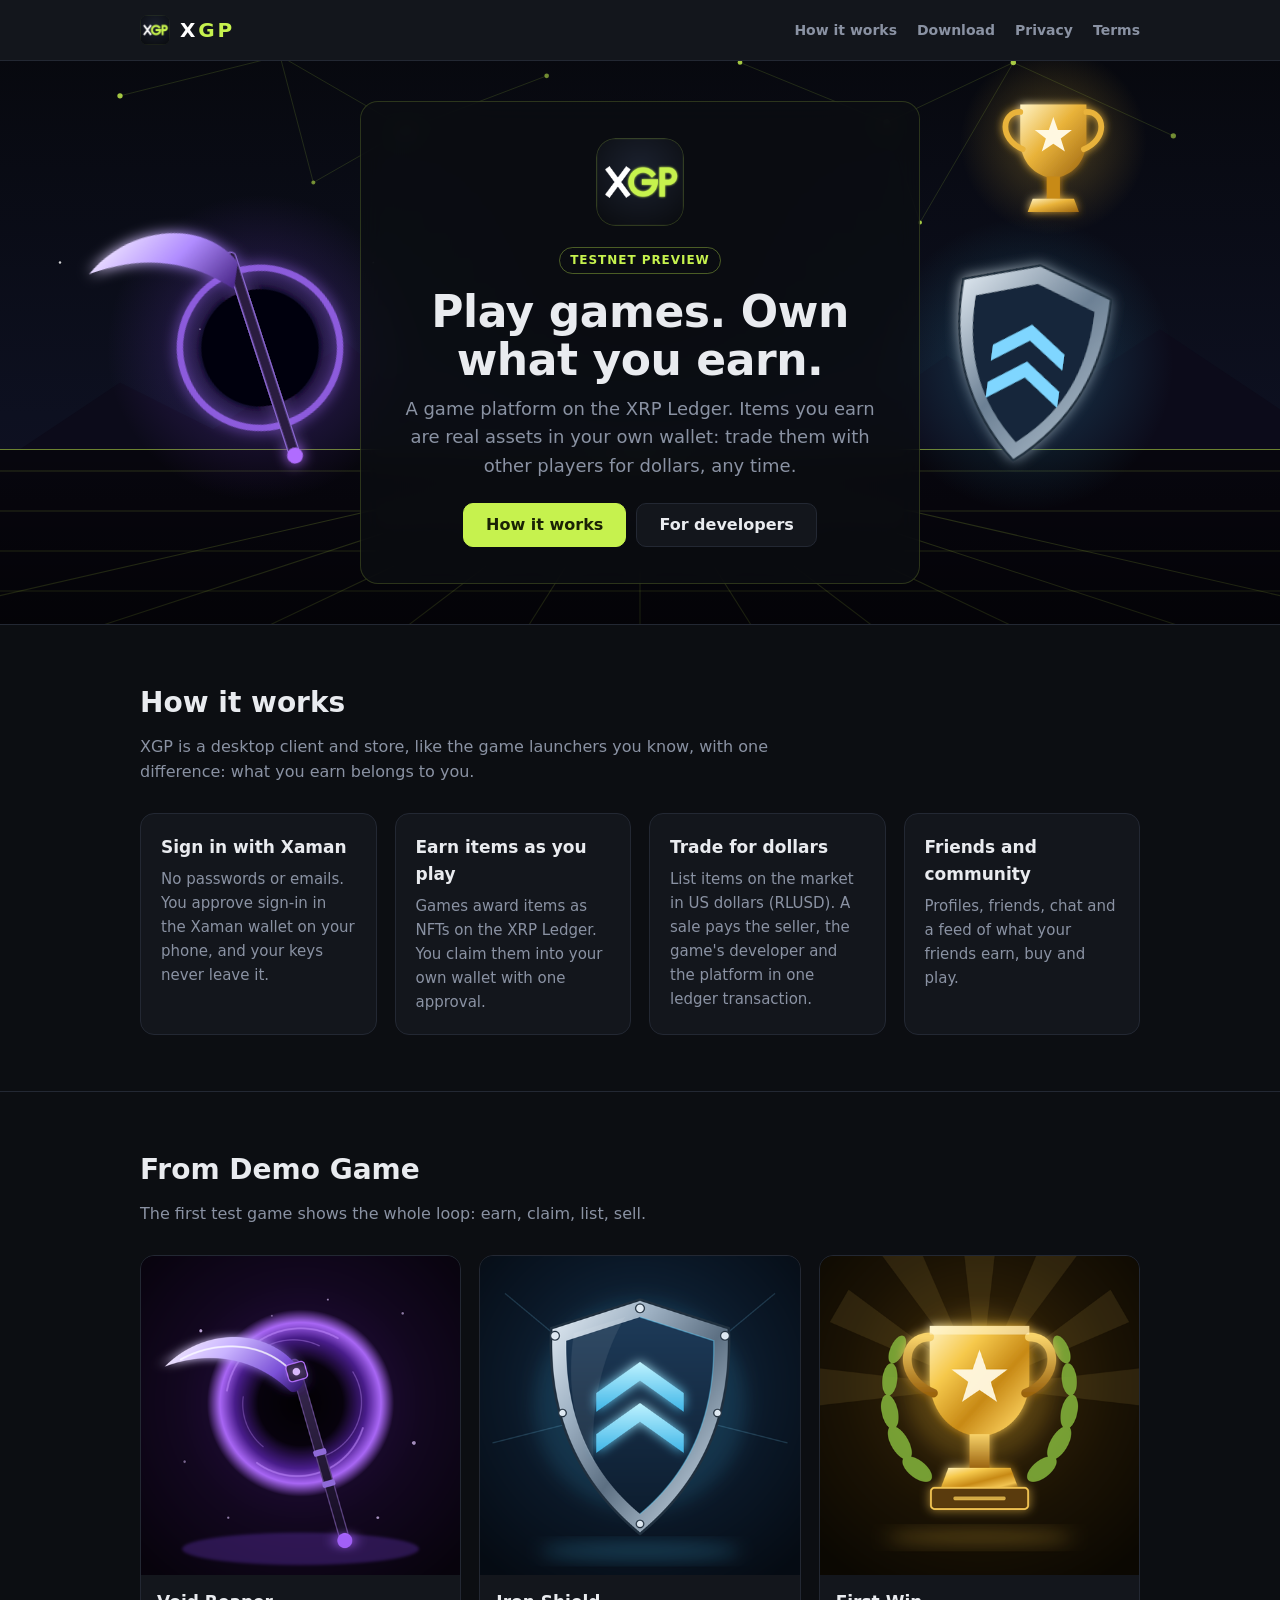
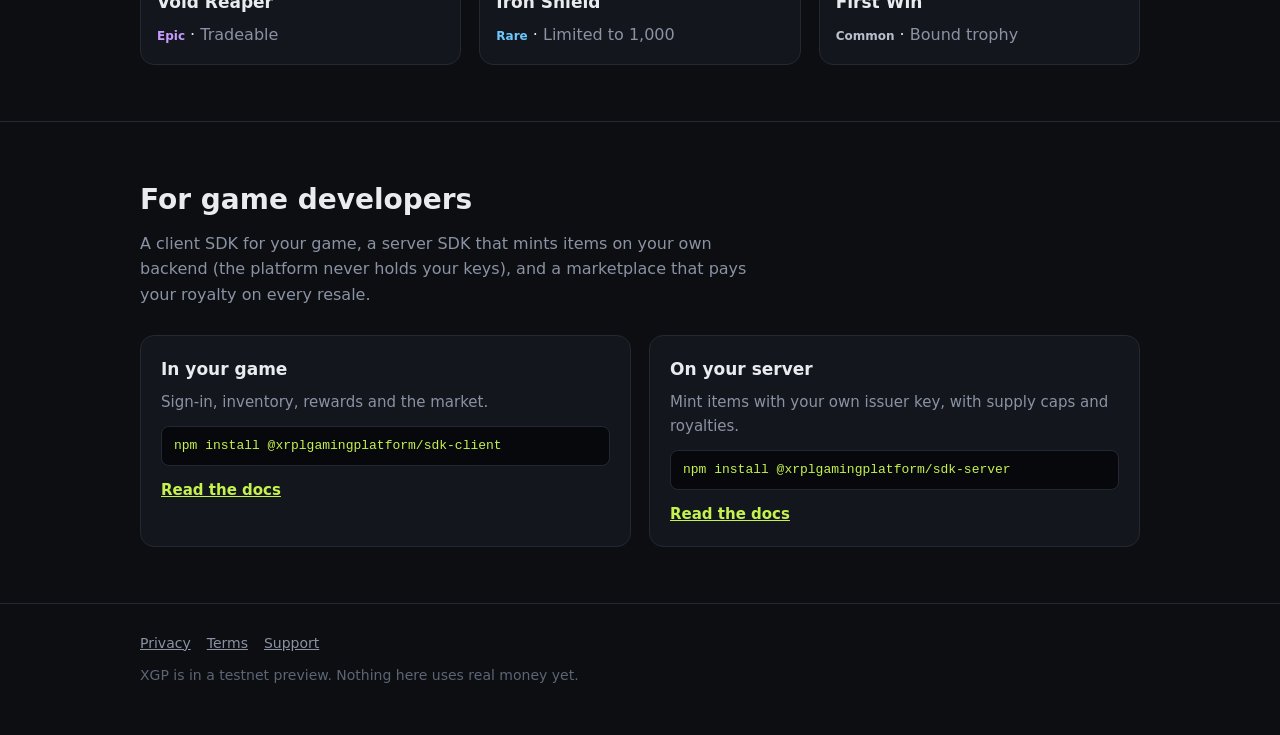
<file: index.html>
<!doctype html>
<html lang="en">
<head>
  <meta charset="utf-8" />
  <meta name="viewport" content="width=device-width, initial-scale=1" />
  <link rel="icon" type="image/svg+xml" href="assets/favicon.svg" />
  <link rel="stylesheet" href="assets/site.css" />
  <title>XGP — Games where your items are yours</title>
  <meta name="description" content="XGP is a game platform on the XRP Ledger: earn items as you play, trade them with other players for dollars, and keep them in your own wallet." />
  <meta property="og:title" content="XGP — Games where your items are yours" />
  <meta property="og:description" content="Earn items as you play, trade them for dollars, keep them in your own wallet." />
  <meta property="og:type" content="website" />
  <meta property="og:url" content="https://mrulewicz66.github.io/XPG-Site/" />
  <meta property="og:site_name" content="XGP" />
  <meta property="og:image" content="https://mrulewicz66.github.io/XPG-Site/assets/og-image.png" />
  <meta property="og:image:width" content="1200" />
  <meta property="og:image:height" content="630" />
  <meta property="og:image:alt" content="The XGP landing page: Play games. Own what you earn." />
  <meta name="twitter:card" content="summary_large_image" />
</head>
<body>
<header class="bar"><div class="wrap">
  <a class="mark" href="./"><img src="assets/logo.png" alt="" /><b>X<span>GP</span></b></a>
  <nav><a href="./#how">How it works</a><a href="download.html">Download</a><a href="privacy.html">Privacy</a><a href="terms.html">Terms</a></nav>
</div></header>
<div class="hero">
  <img class="bg" src="assets/hero.svg" alt="" />
  <div class="card">
    <img class="logo" src="assets/logo.png" alt="XGP logo" />
    <div style="margin-top:12px"><span class="tag">Testnet preview</span></div>
    <h1>Play games. Own what you earn.</h1>
    <p>A game platform on the XRP Ledger. Items you earn are real assets in your own wallet: trade them with other players for dollars, any time.</p>
    <a class="btn primary" href="#how">How it works</a><a class="btn" href="#developers">For developers</a>
  </div>
</div>

<section id="how"><div class="wrap">
  <h2>How it works</h2>
  <p class="lead">XGP is a desktop client and store, like the game launchers you know, with one difference: what you earn belongs to you.</p>
  <div class="grid">
    <div class="box"><h3>Sign in with Xaman</h3><p>No passwords or emails. You approve sign-in in the Xaman wallet on your phone, and your keys never leave it.</p></div>
    <div class="box"><h3>Earn items as you play</h3><p>Games award items as NFTs on the XRP Ledger. You claim them into your own wallet with one approval.</p></div>
    <div class="box"><h3>Trade for dollars</h3><p>List items on the market in US dollars (RLUSD). A sale pays the seller, the game's developer and the platform in one ledger transaction.</p></div>
    <div class="box"><h3>Friends and community</h3><p>Profiles, friends, chat and a feed of what your friends earn, buy and play.</p></div>
  </div>
</div></section>

<section><div class="wrap">
  <h2>From Demo Game</h2>
  <p class="lead">The first test game shows the whole loop: earn, claim, list, sell.</p>
  <div class="grid items">
    <div class="box"><img src="assets/void-reaper.png" alt="Void Reaper: a glowing purple scythe over a portal" /><div class="body"><h3>Void Reaper</h3><span class="rar epic">Epic</span> · <span style="color:var(--muted)">Tradeable</span></div></div>
    <div class="box"><img src="assets/iron-shield.png" alt="Iron Shield: a steel shield with a blue chevron crest" /><div class="body"><h3>Iron Shield</h3><span class="rar rare">Rare</span> · <span style="color:var(--muted)">Limited to 1,000</span></div></div>
    <div class="box"><img src="assets/first-win.png" alt="First Win: a gold trophy with laurels" /><div class="body"><h3>First Win</h3><span class="rar common">Common</span> · <span style="color:var(--muted)">Bound trophy</span></div></div>
  </div>
</div></section>

<section id="developers"><div class="wrap">
  <h2>For game developers</h2>
  <p class="lead">A client SDK for your game, a server SDK that mints items on your own backend (the platform never holds your keys), and a marketplace that pays your royalty on every resale.</p>
  <div class="grid">
    <div class="box"><h3>In your game</h3><p>Sign-in, inventory, rewards and the market.</p><pre class="install">npm install @xrplgamingplatform/<wbr>sdk-client</pre><p><a href="https://www.npmjs.com/package/@xrplgamingplatform/sdk-client">Read the docs</a></p></div>
    <div class="box"><h3>On your server</h3><p>Mint items with your own issuer key, with supply caps and royalties.</p><pre class="install">npm install @xrplgamingplatform/<wbr>sdk-server</pre><p><a href="https://www.npmjs.com/package/@xrplgamingplatform/sdk-server">Read the docs</a></p></div>
  </div>
</div></section>
<footer><div class="wrap">
  <a href="privacy.html">Privacy</a><a href="terms.html">Terms</a><a href="https://github.com/mrulewicz66/XPG-Site/issues">Support</a>
  <div style="margin-top:10px">XGP is in a testnet preview. Nothing here uses real money yet.</div>
</div></footer>
</body>
</html>
</file>
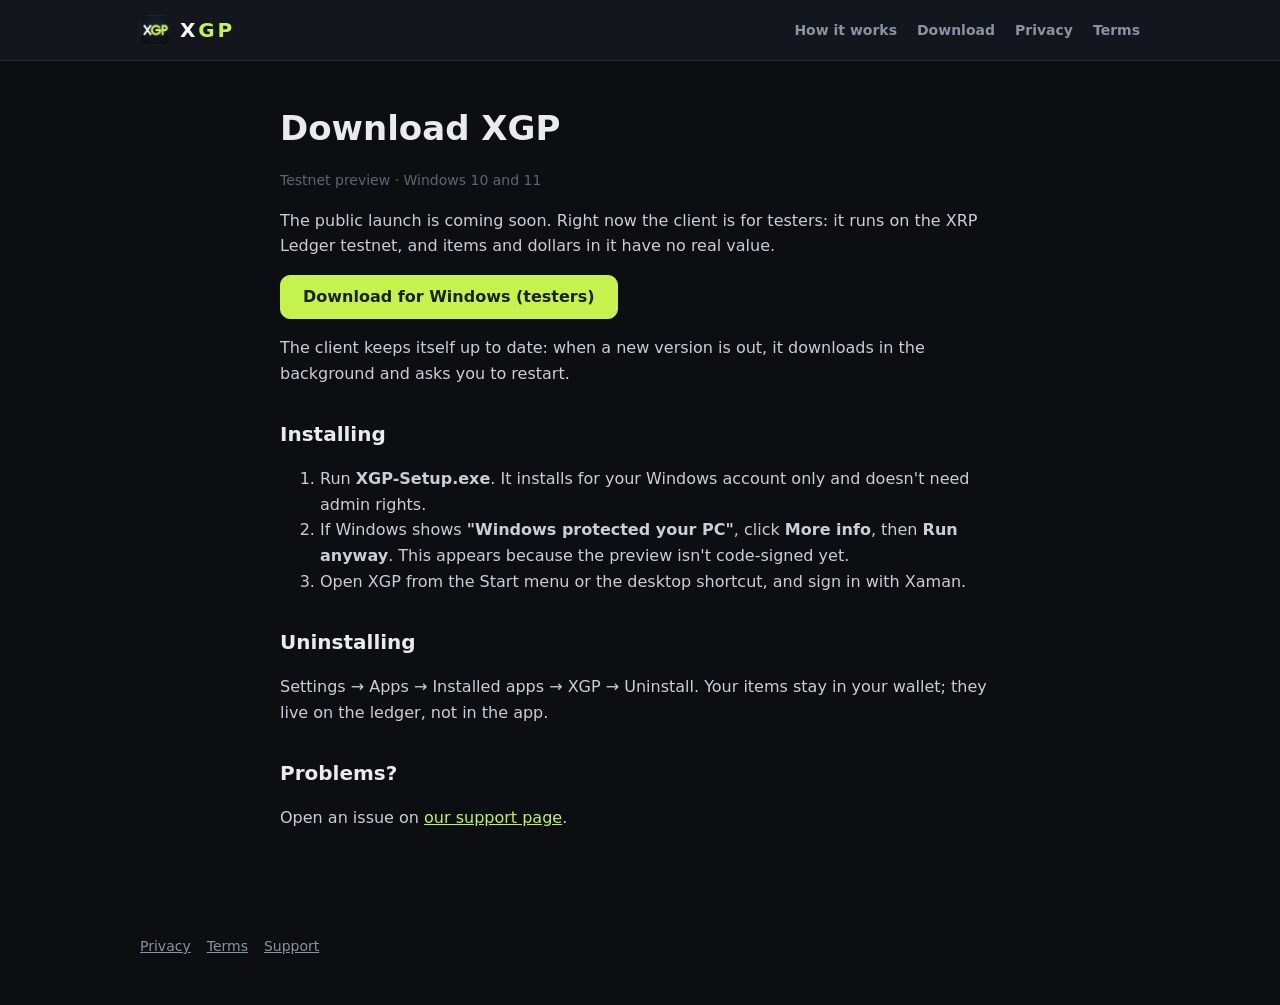
<file: download.html>
<!doctype html>
<html lang="en">
<head>
  <meta charset="utf-8" />
  <meta name="viewport" content="width=device-width, initial-scale=1" />
  <link rel="icon" type="image/svg+xml" href="assets/favicon.svg" />
  <link rel="stylesheet" href="assets/site.css" />
  <title>Download XGP</title>
  <meta name="description" content="Download the XGP desktop client for Windows." />
</head>
<body>
<header class="bar"><div class="wrap">
  <a class="mark" href="./"><img src="assets/logo.png" alt="" /><b>X<span>GP</span></b></a>
  <nav><a href="./#how">How it works</a><a href="download.html">Download</a><a href="privacy.html">Privacy</a><a href="terms.html">Terms</a></nav>
</div></header>
<main class="doc">
  <h1>Download XGP</h1>
  <p class="updated">Testnet preview · Windows 10 and 11</p>
  <p>The public launch is coming soon. Right now the client is for testers: it runs on the XRP Ledger testnet, and items and dollars in it have no real value.</p>
  <p><a class="btn primary" href="https://github.com/mrulewicz66/XPG-Site/releases/latest/download/XGP-Setup.exe">Download for Windows (testers)</a></p>
  <p>The client keeps itself up to date: when a new version is out, it downloads in the background and asks you to restart.</p>

  <h2>Installing</h2>
  <ol>
    <li>Run <b>XGP-Setup.exe</b>. It installs for your Windows account only and doesn't need admin rights.</li>
    <li>If Windows shows <b>"Windows protected your PC"</b>, click <b>More info</b>, then <b>Run anyway</b>. This appears because the preview isn't code-signed yet.</li>
    <li>Open XGP from the Start menu or the desktop shortcut, and sign in with Xaman.</li>
  </ol>

  <h2>Uninstalling</h2>
  <p>Settings → Apps → Installed apps → XGP → Uninstall. Your items stay in your wallet; they live on the ledger, not in the app.</p>

  <h2>Problems?</h2>
  <p>Open an issue on <a href="https://github.com/mrulewicz66/XPG-Site/issues">our support page</a>.</p>
</main>
<footer><div class="wrap">
  <a href="privacy.html">Privacy</a><a href="terms.html">Terms</a><a href="https://github.com/mrulewicz66/XPG-Site/issues">Support</a>
</div></footer>
</body>
</html>
</file>
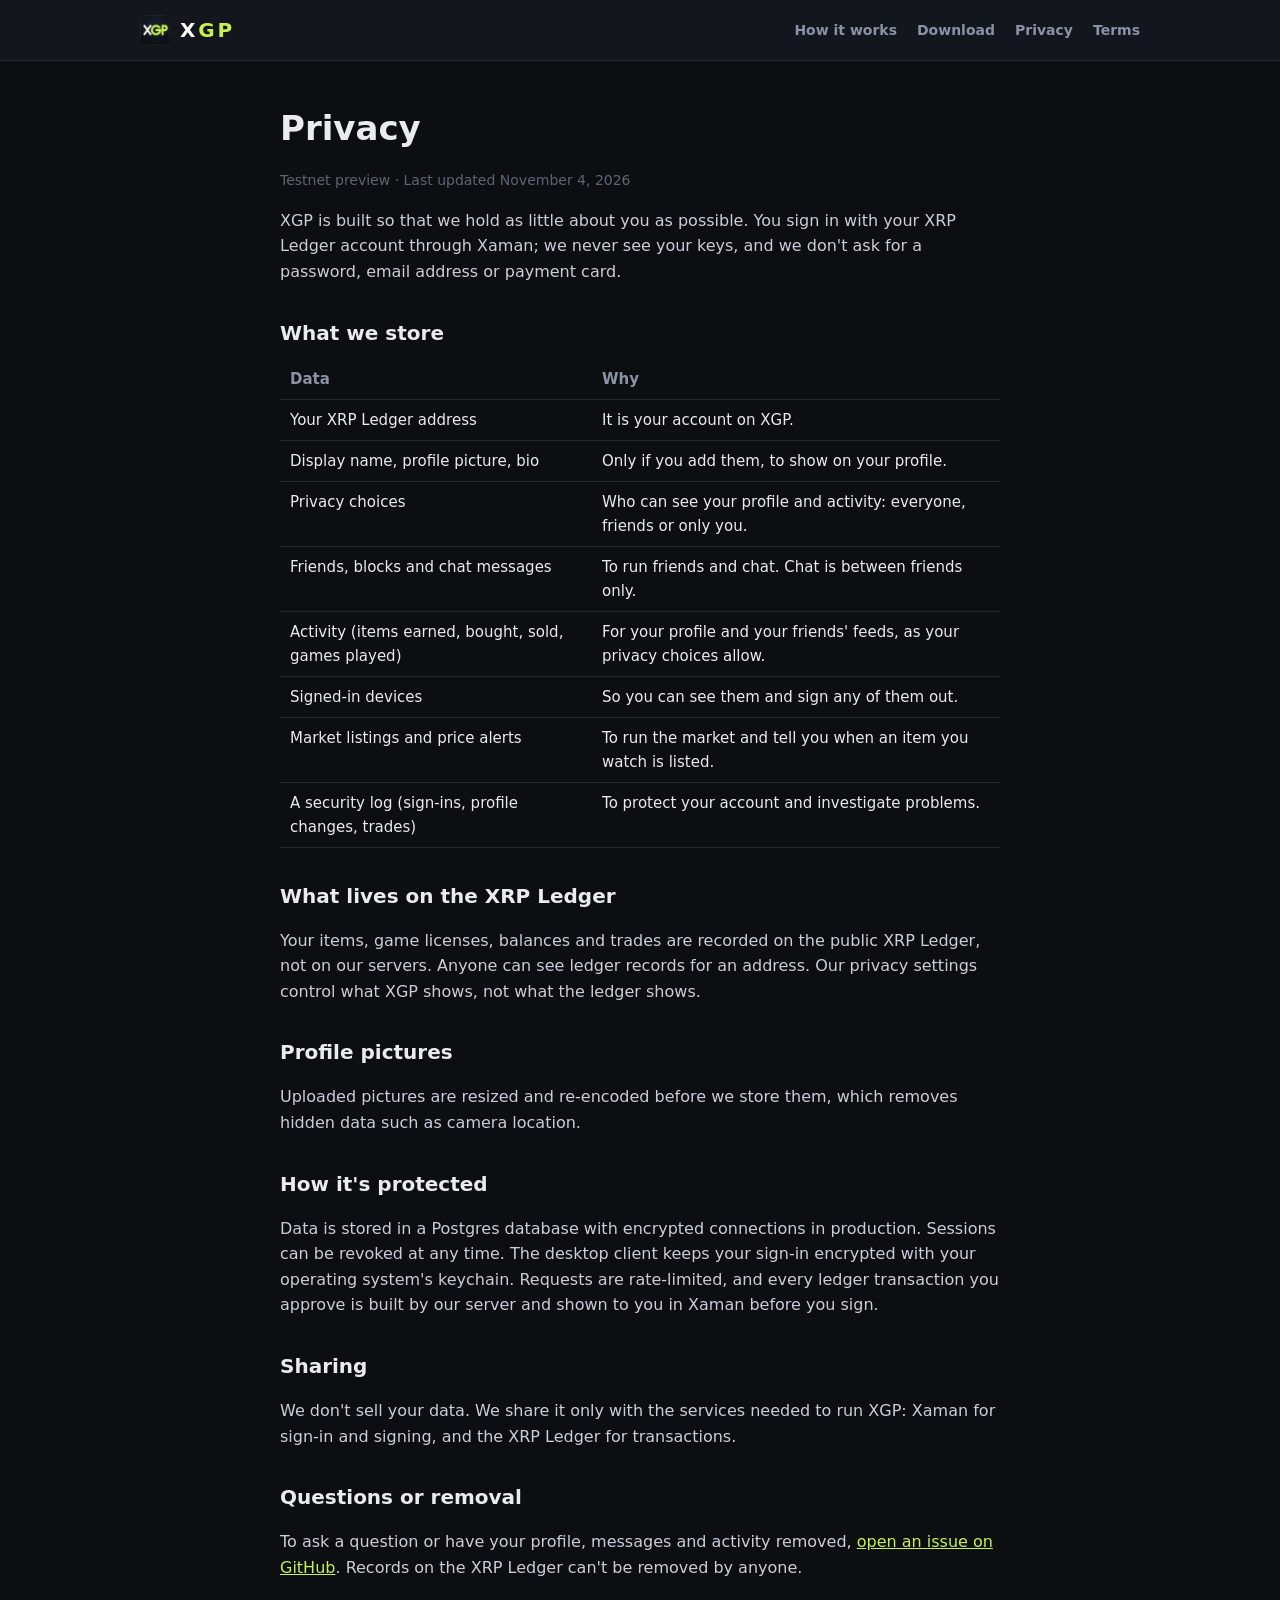
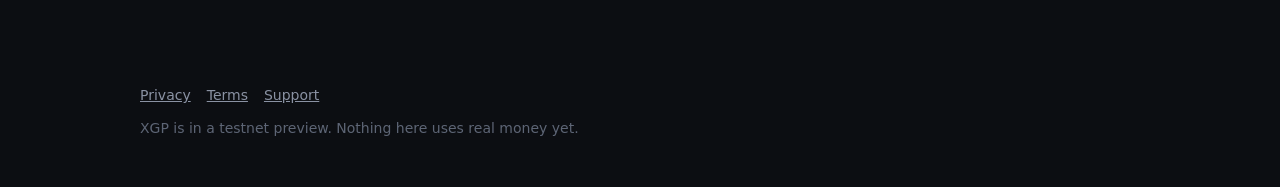
<file: privacy.html>
<!doctype html>
<html lang="en">
<head>
  <meta charset="utf-8" />
  <meta name="viewport" content="width=device-width, initial-scale=1" />
  <link rel="icon" type="image/svg+xml" href="assets/favicon.svg" />
  <link rel="stylesheet" href="assets/site.css" />
  <title>XGP Privacy</title>
  <meta name="description" content="What XGP stores about players, and how it is protected." />
</head>
<body>
<header class="bar"><div class="wrap">
  <a class="mark" href="./"><img src="assets/logo.png" alt="" /><b>X<span>GP</span></b></a>
  <nav><a href="./#how">How it works</a><a href="download.html">Download</a><a href="privacy.html">Privacy</a><a href="terms.html">Terms</a></nav>
</div></header>
<main class="doc">
  <h1>Privacy</h1>
  <p class="updated">Testnet preview · Last updated November 4, 2026</p>
  <p>XGP is built so that we hold as little about you as possible. You sign in with your XRP Ledger account through Xaman; we never see your keys, and we don't ask for a password, email address or payment card.</p>

  <h2>What we store</h2>
  <table>
    <tr><th>Data</th><th>Why</th></tr>
    <tr><td>Your XRP Ledger address</td><td>It is your account on XGP.</td></tr>
    <tr><td>Display name, profile picture, bio</td><td>Only if you add them, to show on your profile.</td></tr>
    <tr><td>Privacy choices</td><td>Who can see your profile and activity: everyone, friends or only you.</td></tr>
    <tr><td>Friends, blocks and chat messages</td><td>To run friends and chat. Chat is between friends only.</td></tr>
    <tr><td>Activity (items earned, bought, sold, games played)</td><td>For your profile and your friends' feeds, as your privacy choices allow.</td></tr>
    <tr><td>Signed-in devices</td><td>So you can see them and sign any of them out.</td></tr>
    <tr><td>Market listings and price alerts</td><td>To run the market and tell you when an item you watch is listed.</td></tr>
    <tr><td>A security log (sign-ins, profile changes, trades)</td><td>To protect your account and investigate problems.</td></tr>
  </table>

  <h2>What lives on the XRP Ledger</h2>
  <p>Your items, game licenses, balances and trades are recorded on the public XRP Ledger, not on our servers. Anyone can see ledger records for an address. Our privacy settings control what XGP shows, not what the ledger shows.</p>

  <h2>Profile pictures</h2>
  <p>Uploaded pictures are resized and re-encoded before we store them, which removes hidden data such as camera location.</p>

  <h2>How it's protected</h2>
  <p>Data is stored in a Postgres database with encrypted connections in production. Sessions can be revoked at any time. The desktop client keeps your sign-in encrypted with your operating system's keychain. Requests are rate-limited, and every ledger transaction you approve is built by our server and shown to you in Xaman before you sign.</p>

  <h2>Sharing</h2>
  <p>We don't sell your data. We share it only with the services needed to run XGP: Xaman for sign-in and signing, and the XRP Ledger for transactions.</p>

  <h2>Questions or removal</h2>
  <p>To ask a question or have your profile, messages and activity removed, <a href="https://github.com/mrulewicz66/XPG-Site/issues">open an issue on GitHub</a>. Records on the XRP Ledger can't be removed by anyone.</p>
</main>
<footer><div class="wrap">
  <a href="privacy.html">Privacy</a><a href="terms.html">Terms</a><a href="https://github.com/mrulewicz66/XPG-Site/issues">Support</a>
  <div style="margin-top:10px">XGP is in a testnet preview. Nothing here uses real money yet.</div>
</div></footer>
</body>
</html>
</file>
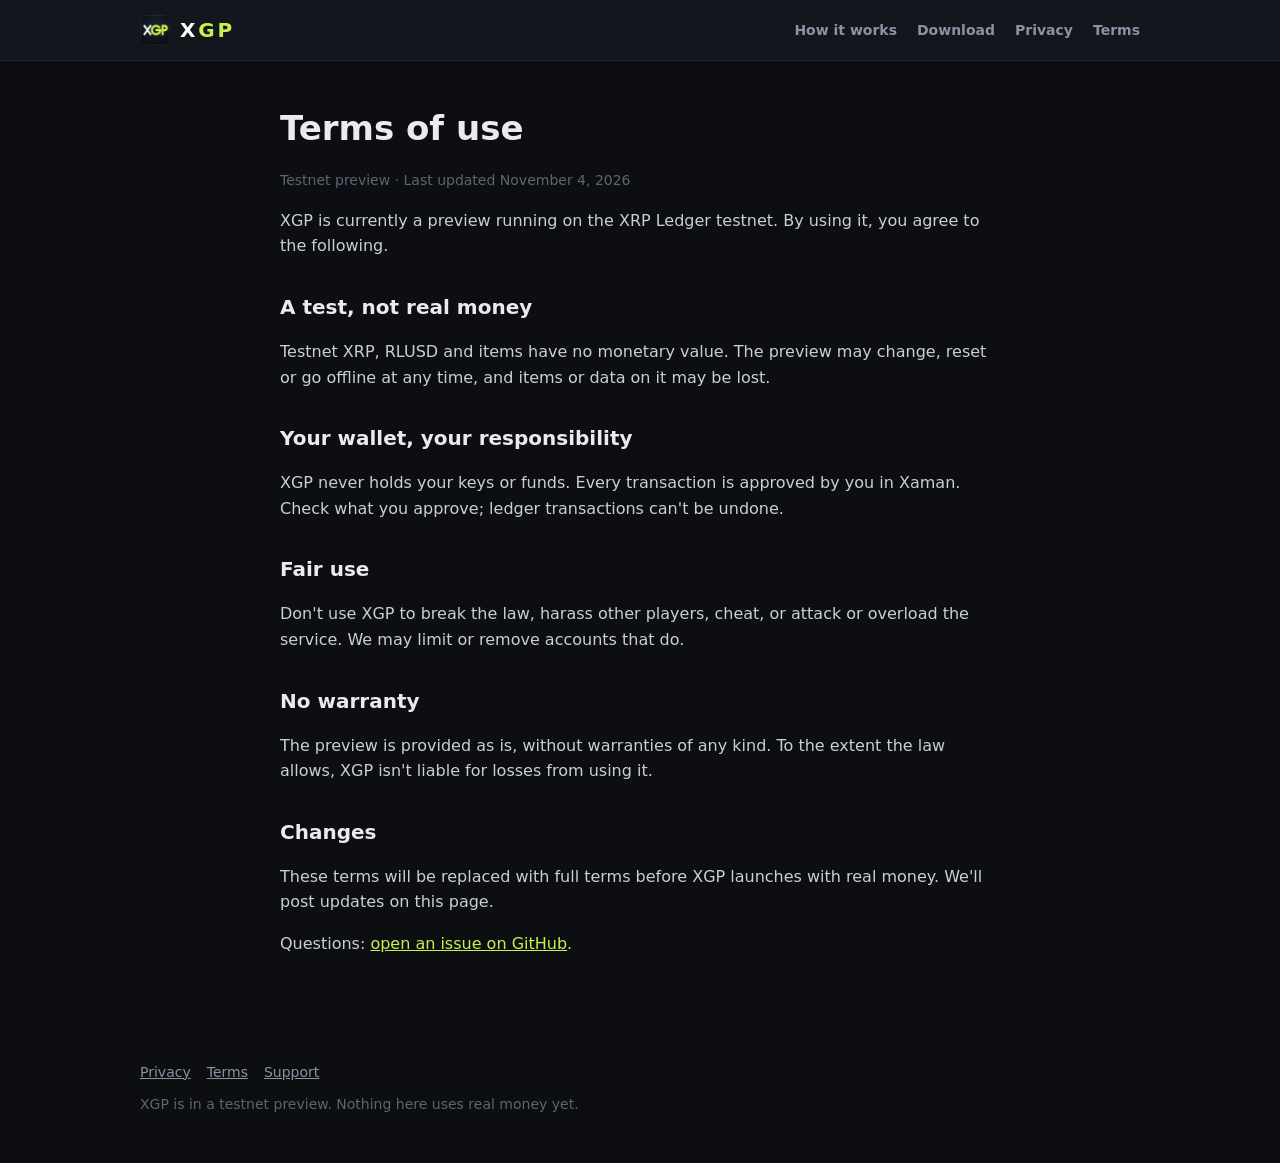
<file: terms.html>
<!doctype html>
<html lang="en">
<head>
  <meta charset="utf-8" />
  <meta name="viewport" content="width=device-width, initial-scale=1" />
  <link rel="icon" type="image/svg+xml" href="assets/favicon.svg" />
  <link rel="stylesheet" href="assets/site.css" />
  <title>XGP Terms</title>
  <meta name="description" content="Terms for the XGP testnet preview." />
</head>
<body>
<header class="bar"><div class="wrap">
  <a class="mark" href="./"><img src="assets/logo.png" alt="" /><b>X<span>GP</span></b></a>
  <nav><a href="./#how">How it works</a><a href="download.html">Download</a><a href="privacy.html">Privacy</a><a href="terms.html">Terms</a></nav>
</div></header>
<main class="doc">
  <h1>Terms of use</h1>
  <p class="updated">Testnet preview · Last updated November 4, 2026</p>
  <p>XGP is currently a preview running on the XRP Ledger testnet. By using it, you agree to the following.</p>

  <h2>A test, not real money</h2>
  <p>Testnet XRP, RLUSD and items have no monetary value. The preview may change, reset or go offline at any time, and items or data on it may be lost.</p>

  <h2>Your wallet, your responsibility</h2>
  <p>XGP never holds your keys or funds. Every transaction is approved by you in Xaman. Check what you approve; ledger transactions can't be undone.</p>

  <h2>Fair use</h2>
  <p>Don't use XGP to break the law, harass other players, cheat, or attack or overload the service. We may limit or remove accounts that do.</p>

  <h2>No warranty</h2>
  <p>The preview is provided as is, without warranties of any kind. To the extent the law allows, XGP isn't liable for losses from using it.</p>

  <h2>Changes</h2>
  <p>These terms will be replaced with full terms before XGP launches with real money. We'll post updates on this page.</p>

  <p>Questions: <a href="https://github.com/mrulewicz66/XPG-Site/issues">open an issue on GitHub</a>.</p>
</main>
<footer><div class="wrap">
  <a href="privacy.html">Privacy</a><a href="terms.html">Terms</a><a href="https://github.com/mrulewicz66/XPG-Site/issues">Support</a>
  <div style="margin-top:10px">XGP is in a testnet preview. Nothing here uses real money yet.</div>
</div></footer>
</body>
</html>
</file>
<file: assets/site.css>
:root {
  --bg: #0c0e12; --panel: #13161c; --line: #232833; --text: #e9ebef; --muted: #8a92a3; --faint: #5d6575; --accent: #c6f24e; --ink: #1a2205;
  color-scheme: dark;
}
* { box-sizing: border-box; }
html, body { margin: 0; background: var(--bg); color: var(--text); font: 16px/1.6 system-ui, -apple-system, 'Segoe UI', sans-serif; -webkit-font-smoothing: antialiased; }
a { color: var(--accent); }
.wrap { max-width: 1040px; margin: 0 auto; padding: 0 20px; }
header.bar { border-bottom: 1px solid var(--line); background: var(--panel); }
header.bar .wrap { display: flex; align-items: center; justify-content: space-between; height: 60px; }
.mark { font-weight: 800; letter-spacing: 0.14em; font-size: 20px; color: #fff; text-decoration: none; display: flex; align-items: center; gap: 10px; }
.mark img { width: 30px; height: 30px; border-radius: 8px; }
.mark b { font-weight: 800; }
.mark span { color: var(--accent); }
nav a { white-space: nowrap; color: var(--muted); text-decoration: none; margin-left: 20px; font-weight: 600; font-size: 14px; }
nav a:hover { color: var(--text); }
.hero { position: relative; overflow: hidden; min-height: 520px; display: grid; place-items: center; text-align: center; border-bottom: 1px solid var(--line); }
.hero > img.bg { position: absolute; inset: 0; width: 100%; height: 100%; object-fit: cover; }
.hero .card { position: relative; max-width: 560px; margin: 40px 20px; padding: 36px 32px; background: rgba(12, 14, 18, 0.74); border: 1px solid rgba(198, 242, 78, 0.18); border-radius: 18px; backdrop-filter: blur(12px); }
.hero h1 { font-size: 44px; line-height: 1.1; margin: 14px 0 10px; letter-spacing: -0.01em; }
.hero p { color: var(--muted); margin: 0 0 22px; font-size: 18px; }
.hero .logo { width: 88px; height: 88px; border-radius: 20px; }
.btn { display: inline-flex; align-items: center; height: 44px; padding: 0 22px; border-radius: 10px; font-weight: 700; text-decoration: none; border: 1px solid var(--line); color: var(--text); background: var(--panel); }
.btn.primary { background: var(--accent); border-color: var(--accent); color: var(--ink); }
.btn + .btn { margin-left: 10px; }
.tag { display: inline-block; font-size: 12px; font-weight: 700; letter-spacing: 0.08em; text-transform: uppercase; color: var(--accent); border: 1px solid rgba(198, 242, 78, 0.35); border-radius: 999px; padding: 3px 10px; }
section { padding: 56px 0; border-bottom: 1px solid var(--line); }
h2 { font-size: 28px; margin: 0 0 8px; }
.lead { color: var(--muted); max-width: 640px; margin: 0 0 28px; }
.grid { display: grid; grid-template-columns: repeat(auto-fit, minmax(220px, 1fr)); gap: 18px; }
.items.grid { grid-template-columns: repeat(auto-fit, minmax(240px, 1fr)); }
.box { background: var(--panel); border: 1px solid var(--line); border-radius: 14px; padding: 20px; }
.box h3 { margin: 0 0 6px; font-size: 17px; }
.box p { margin: 0; color: var(--muted); font-size: 15px; }
.items .box { padding: 0; overflow: hidden; }
.items img { display: block; width: 100%; aspect-ratio: 1; object-fit: cover; }
.items .body { padding: 14px 16px 16px; }
.rar { font-size: 12px; font-weight: 700; }
.epic { color: #c79bff; } .rare { color: #6cc8ff; } .common { color: #b8c0cc; }
footer { padding: 28px 0 48px; color: var(--faint); font-size: 14px; }
footer a { color: var(--muted); margin-right: 16px; }
.doc { max-width: 760px; padding: 40px 20px 60px; margin: 0 auto; }
.doc h1 { font-size: 34px; margin: 0 0 6px; }
.doc h2 { font-size: 20px; margin: 32px 0 8px; }
.doc p, .doc li { color: #c9ced8; }
.doc .updated { color: var(--faint); font-size: 14px; }
.doc table { width: 100%; border-collapse: collapse; margin: 10px 0; font-size: 15px; }
.doc th, .doc td { text-align: left; padding: 8px 10px; border-bottom: 1px solid var(--line); vertical-align: top; }
.doc th { color: var(--muted); font-weight: 600; }
@media (max-width: 600px) {
  .hero h1 { font-size: 32px; }
  nav a { margin-left: 12px; white-space: nowrap; }
  nav a[href="./#how"] { display: none; }
  .btn + .btn { margin: 10px 0 0; }
}

.install { margin: 12px 0; padding: 10px 12px; background: #07080c; border: 1px solid var(--line); border-radius: 8px; font: 13px/1.4 ui-monospace, Consolas, monospace; color: var(--accent); white-space: pre-wrap; overflow-wrap: anywhere; }
.box p a { color: var(--accent); font-weight: 600; }
</file>
